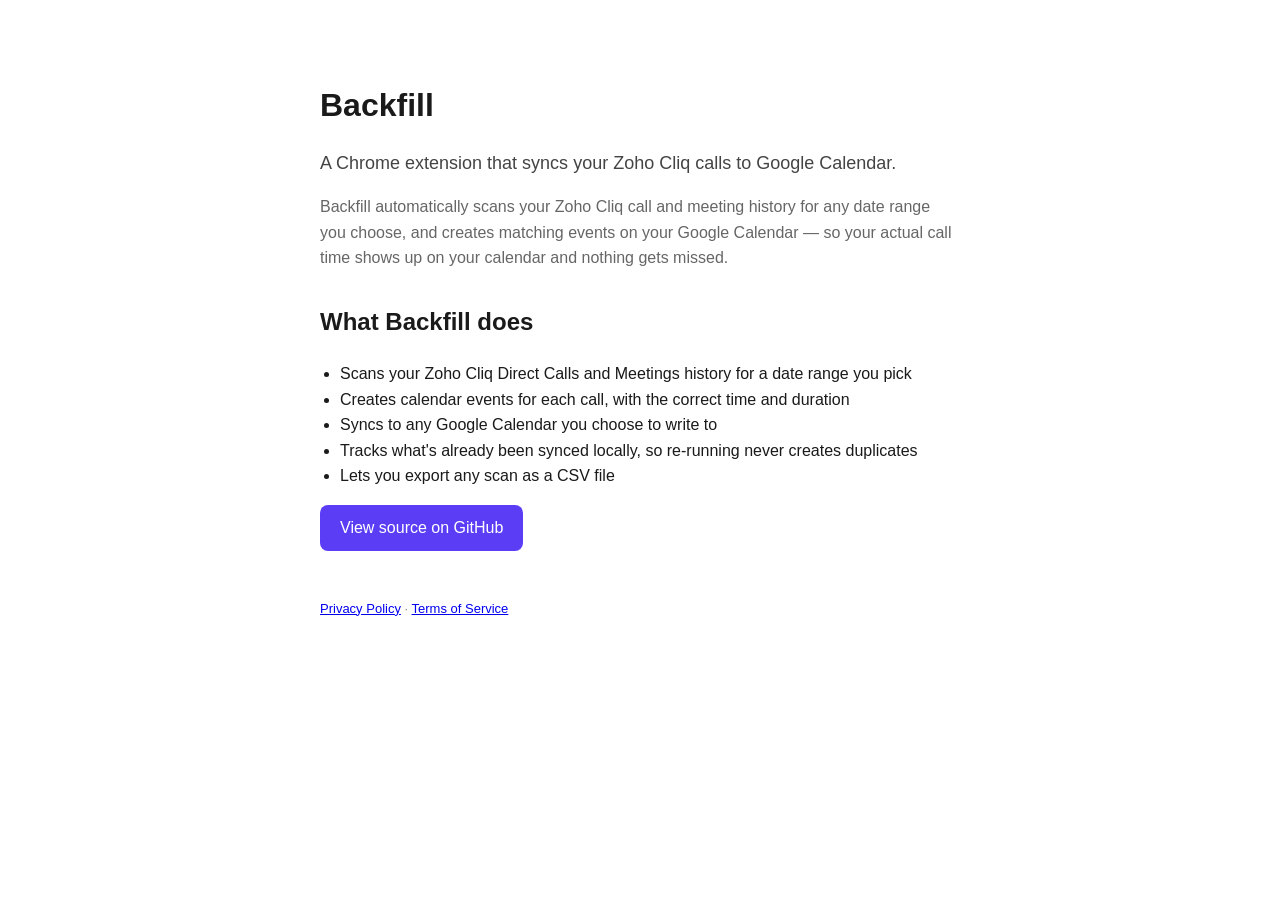
<file: index.html>
<!DOCTYPE html>
<html lang="en">
<head>
<meta charset="UTF-8">
<title>Backfill — Sync Cliq Calls to Calendar</title>
<meta name="description" content="Backfill scans your Zoho Cliq call history and syncs the time blocks to Google Calendar.">
<meta name="google-site-verification" content="4Pi8PUicAjm7F85mcN3fowB9sECdV5pmnMJtqoQJO4g" />
<style>
  body { font-family: -apple-system, BlinkMacSystemFont, "Segoe UI", sans-serif; max-width: 640px; margin: 80px auto; padding: 0 24px; color: #1a1a1a; line-height: 1.6; }
  h1 { font-size: 32px; margin-bottom: 4px; }
  .tagline { font-size: 18px; color: #444; margin-bottom: 8px; }
  .sub { color: #666; margin-bottom: 32px; }
  a.btn { display: inline-block; background: #5B3DF5; color: white; padding: 10px 20px; border-radius: 8px; text-decoration: none; margin-right: 12px; }
  ul { padding-left: 20px; }
  footer { margin-top: 48px; font-size: 13px; color: #888; }
</style>
</head>
<body>
  <h1>Backfill</h1>
  <p class="tagline">A Chrome extension that syncs your Zoho Cliq calls to Google Calendar.</p>
  <p class="sub">Backfill automatically scans your Zoho Cliq call and meeting history for any date range you choose, and creates matching events on your Google Calendar — so your actual call time shows up on your calendar and nothing gets missed.</p>

  <h2>What Backfill does</h2>
  <ul>
    <li>Scans your Zoho Cliq Direct Calls and Meetings history for a date range you pick</li>
    <li>Creates calendar events for each call, with the correct time and duration</li>
    <li>Syncs to any Google Calendar you choose to write to</li>
    <li>Tracks what's already been synced locally, so re-running never creates duplicates</li>
    <li>Lets you export any scan as a CSV file</li>
  </ul>

  <p>
    <a class="btn" href="https://github.com/m-sannan/backfill-extension">View source on GitHub</a>
  </p>

  <footer>
    <a href="./privacy.html">Privacy Policy</a> ·
    <a href="https://github.com/m-sannan/backfill-extension/blob/main/TERMS.md">Terms of Service</a>
  </footer>
</body>
</html>
</file>
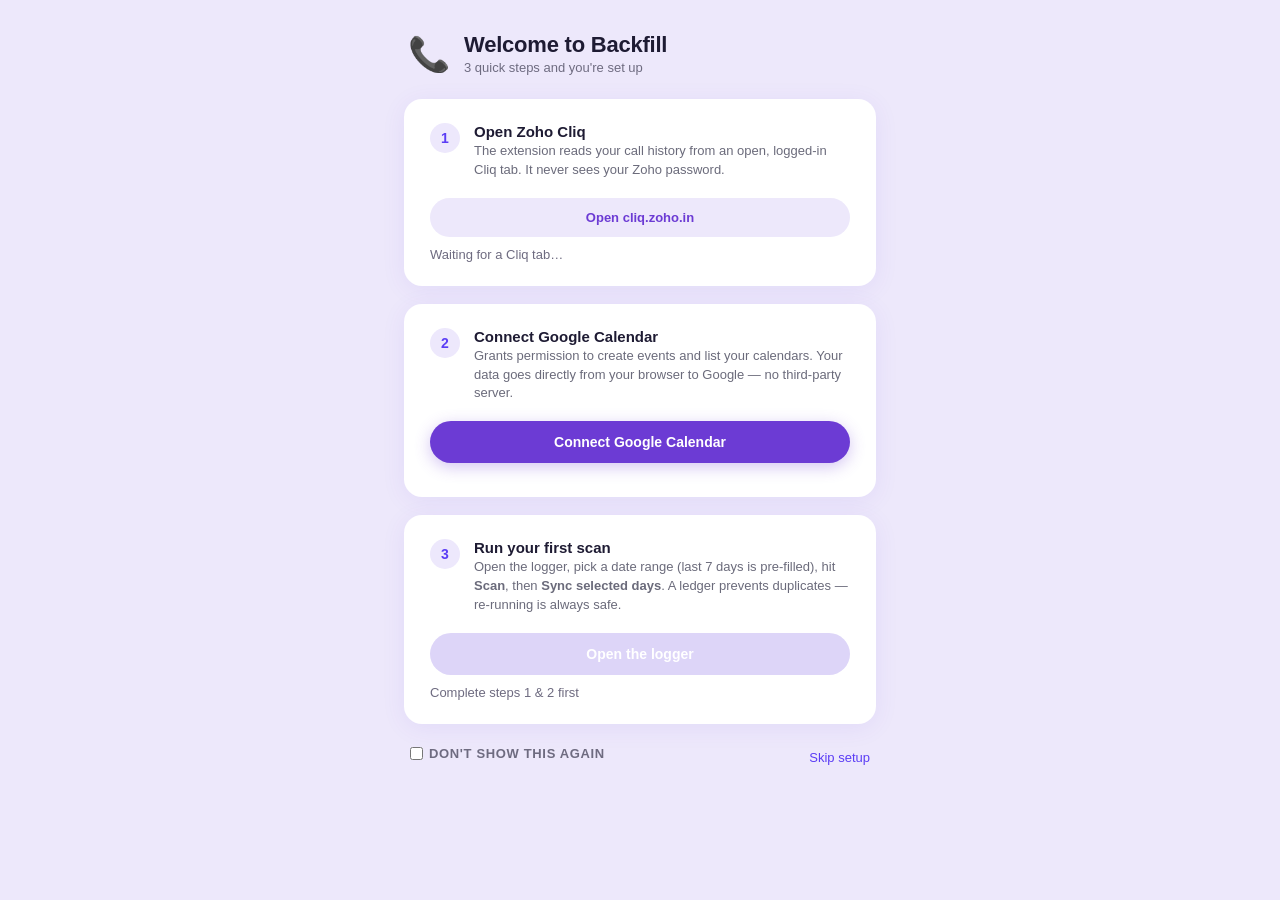
<file: onboarding.html>
<!DOCTYPE html>
<html lang="en">
<head>
<meta charset="UTF-8">
<title>Welcome — Backfill</title>
<link rel="stylesheet" href="popup.css">
<link rel="stylesheet" href="onboarding.css">
</head>
<body>
  <div class="wrap ob-wrap">
    <div class="brand">
      <div class="brand-icon">📞</div>
      <div>
        <div class="brand-name">Welcome to Backfill</div>
        <div class="brand-sub">3 quick steps and you're set up</div>
      </div>
    </div>

    <!-- Step 1: Cliq -->
    <div class="card ob-step" id="step1">
      <div class="ob-step-head">
        <div class="ob-num" id="num1">1</div>
        <div>
          <div class="ob-title">Open Zoho Cliq</div>
          <div class="ob-desc">The extension reads your call history from an open, logged-in Cliq tab. It never sees your Zoho password.</div>
        </div>
      </div>
      <button id="btnOpenCliq" class="btn-secondary full">Open cliq.zoho.in</button>
      <div id="cliqStatus" class="status">Waiting for a Cliq tab…</div>
    </div>

    <!-- Step 2: Calendar -->
    <div class="card ob-step" id="step2">
      <div class="ob-step-head">
        <div class="ob-num" id="num2">2</div>
        <div>
          <div class="ob-title">Connect Google Calendar</div>
          <div class="ob-desc">Grants permission to create events and list your calendars. Your data goes directly from your browser to Google — no third-party server.</div>
        </div>
      </div>
      <button id="btnConnect" class="btn-primary full">Connect Google Calendar</button>
      <div id="authStatus" class="status"></div>
    </div>

    <!-- Step 3: First scan -->
    <div class="card ob-step" id="step3">
      <div class="ob-step-head">
        <div class="ob-num" id="num3">3</div>
        <div>
          <div class="ob-title">Run your first scan</div>
          <div class="ob-desc">Open the logger, pick a date range (last 7 days is pre-filled), hit <b>Scan</b>, then <b>Sync selected days</b>. A ledger prevents duplicates — re-running is always safe.</div>
        </div>
      </div>
      <button id="btnOpenLogger" class="btn-primary full" disabled>Open the logger</button>
      <div class="status" id="step3Status">Complete steps 1 &amp; 2 first</div>
    </div>

    <div class="ob-footer">
      <label class="inline"><input type="checkbox" id="skipOnboarding"> Don't show this again</label>
      <a href="#" id="linkSkip">Skip setup</a>
    </div>
  </div>
  <script type="module" src="onboarding.js"></script>
</body>
</html>
</file>
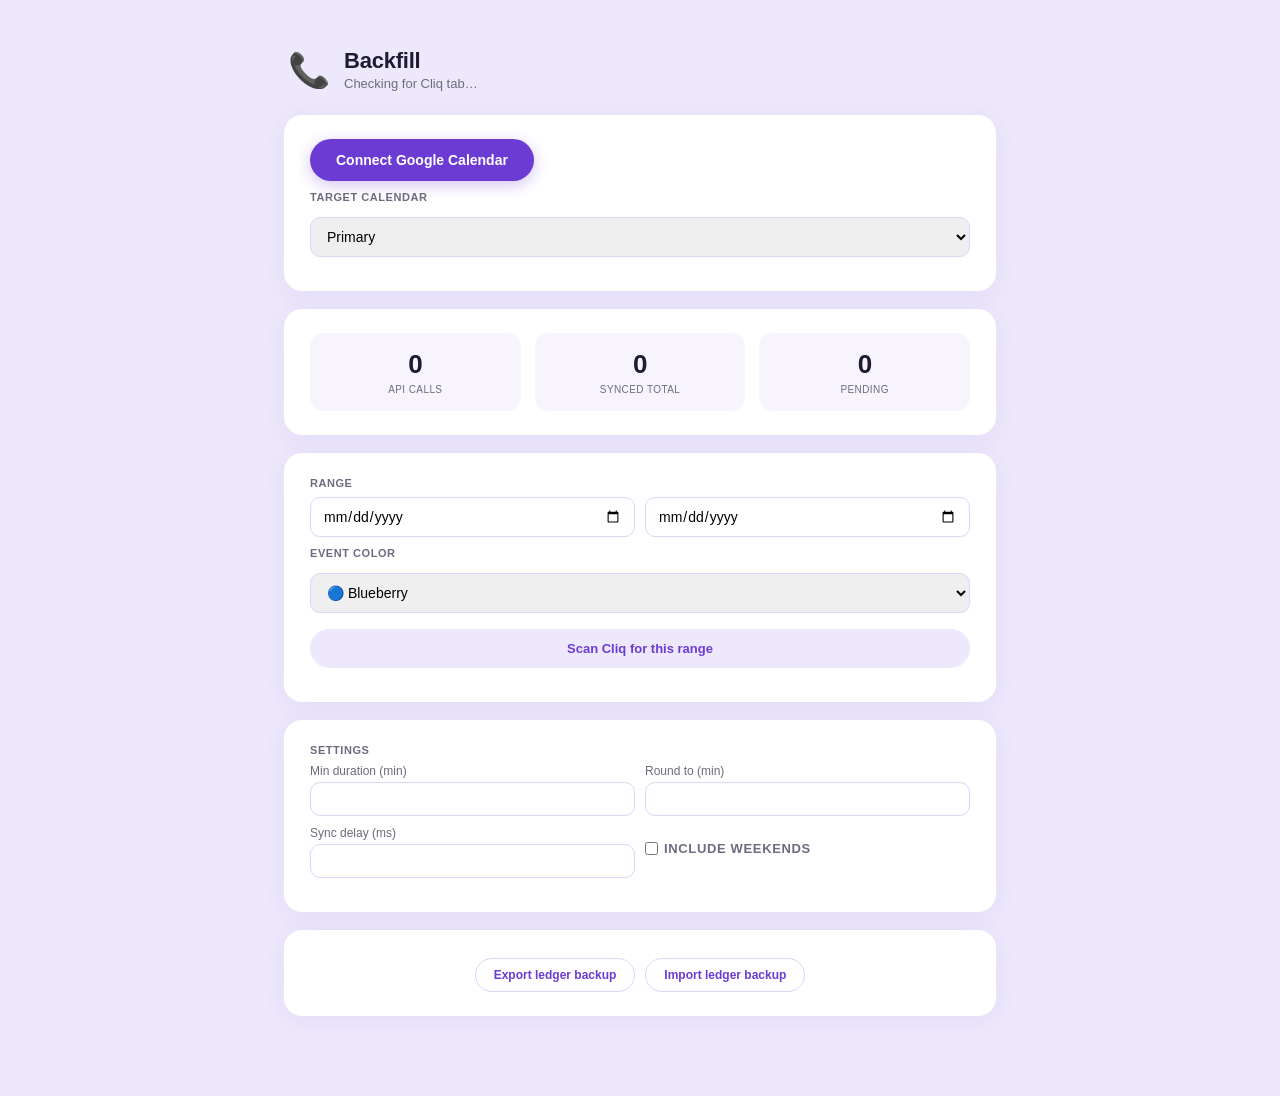
<file: popup.html>
<!DOCTYPE html>
<html lang="en">
<head>
<meta charset="UTF-8">
<title>Backfill</title>
<link rel="stylesheet" href="popup.css">
</head>
<body>
  <div class="wrap">
    <div class="brand">
      <div class="brand-icon">📞</div>
      <div>
        <div class="brand-name">Backfill</div>
        <div class="brand-sub" id="tabStatus">Checking for Cliq tab…</div>
      </div>
    </div>

    <div class="card" id="authCard">
      <button id="btnConnect" class="btn-primary">Connect Google Calendar</button>
      <div id="authStatus" class="status"></div>
      <label>Target calendar</label>
      <select id="calendarPicker" class="full select">
        <option value="primary">Primary</option>
      </select>
    </div>

    <div class="card">
      <div class="stat-row">
        <div class="stat"><div class="n" id="statCalls">0</div><div class="l">API calls</div></div>
        <div class="stat"><div class="n" id="statLedger">0</div><div class="l">synced total</div></div>
        <div class="stat"><div class="n" id="statPending">0</div><div class="l">pending</div></div>
      </div>
    </div>

    <div class="card">
      <label>Range</label>
      <div class="row">
        <input type="date" id="startDate">
        <input type="date" id="endDate">
      </div>
      <label>Event color</label>
      <select id="colorPicker" class="full select">
        <option value="9">🔵 Blueberry</option>
        <option value="3">🟣 Grape</option>
        <option value="7">🟦 Peacock</option>
        <option value="11">🔴 Tomato</option>
        <option value="6">🟠 Tangerine</option>
        <option value="10">🟢 Basil</option>
        <option value="5">🟡 Banana</option>
        <option value="1">🪻 Lavender</option>
        <option value="2">🟩 Sage</option>
        <option value="4">🩷 Flamingo</option>
        <option value="8">⚫ Graphite</option>
        <option value="">Default (no color)</option>
      </select>
      <button id="btnScrape" class="btn-secondary full">Scan Cliq for this range</button>
      <div id="scrapeStatus" class="status"></div>
    </div>

    <div class="card" id="weekGrid" style="display:none;">
      <div class="day-grid" id="dayGrid"></div>
      <button id="btnSync" class="btn-primary full">Sync selected days</button>
      <button id="btnExportCsv" class="btn-ghost full">Export scan as CSV</button>
    </div>

    <div class="card" id="progressCard" style="display:none;">
      <div class="progress-track"><div class="progress-fill" id="progressFill"></div></div>
      <div id="syncStatus" class="status"></div>
      <div class="row">
        <button id="btnPause" class="btn-tiny">Pause</button>
        <button id="btnResume" class="btn-tiny" disabled>Resume</button>
        <button id="btnStop" class="btn-tiny danger">Stop</button>
      </div>
      <div id="log" class="log"></div>
    </div>

    <div class="card">
      <label>Settings</label>
      <div class="row">
        <div class="field">
          <span class="field-label">Min duration (min)</span>
          <input type="number" id="setMinDuration" min="0" max="60">
        </div>
        <div class="field">
          <span class="field-label">Round to (min)</span>
          <input type="number" id="setRoundTo" min="1" max="30">
        </div>
      </div>
      <div class="row">
        <div class="field">
          <span class="field-label">Sync delay (ms)</span>
          <input type="number" id="setDelayMs" min="300" max="10000" step="100">
        </div>
        <div class="field checkbox-field">
          <label class="inline"><input type="checkbox" id="setWeekends"> Include weekends</label>
        </div>
      </div>
      <div id="settingsStatus" class="status"></div>
    </div>

    <div class="card">
      <div class="footer-actions">
        <button id="btnExport" class="btn-ghost">Export ledger backup</button>
        <button id="btnImport" class="btn-ghost">Import ledger backup</button>
      </div>
      <input type="file" id="fileImport" accept="application/json" style="display:none;">
    </div>
  </div>
  <script type="module" src="popup.js"></script>
</body>
</html>
</file>
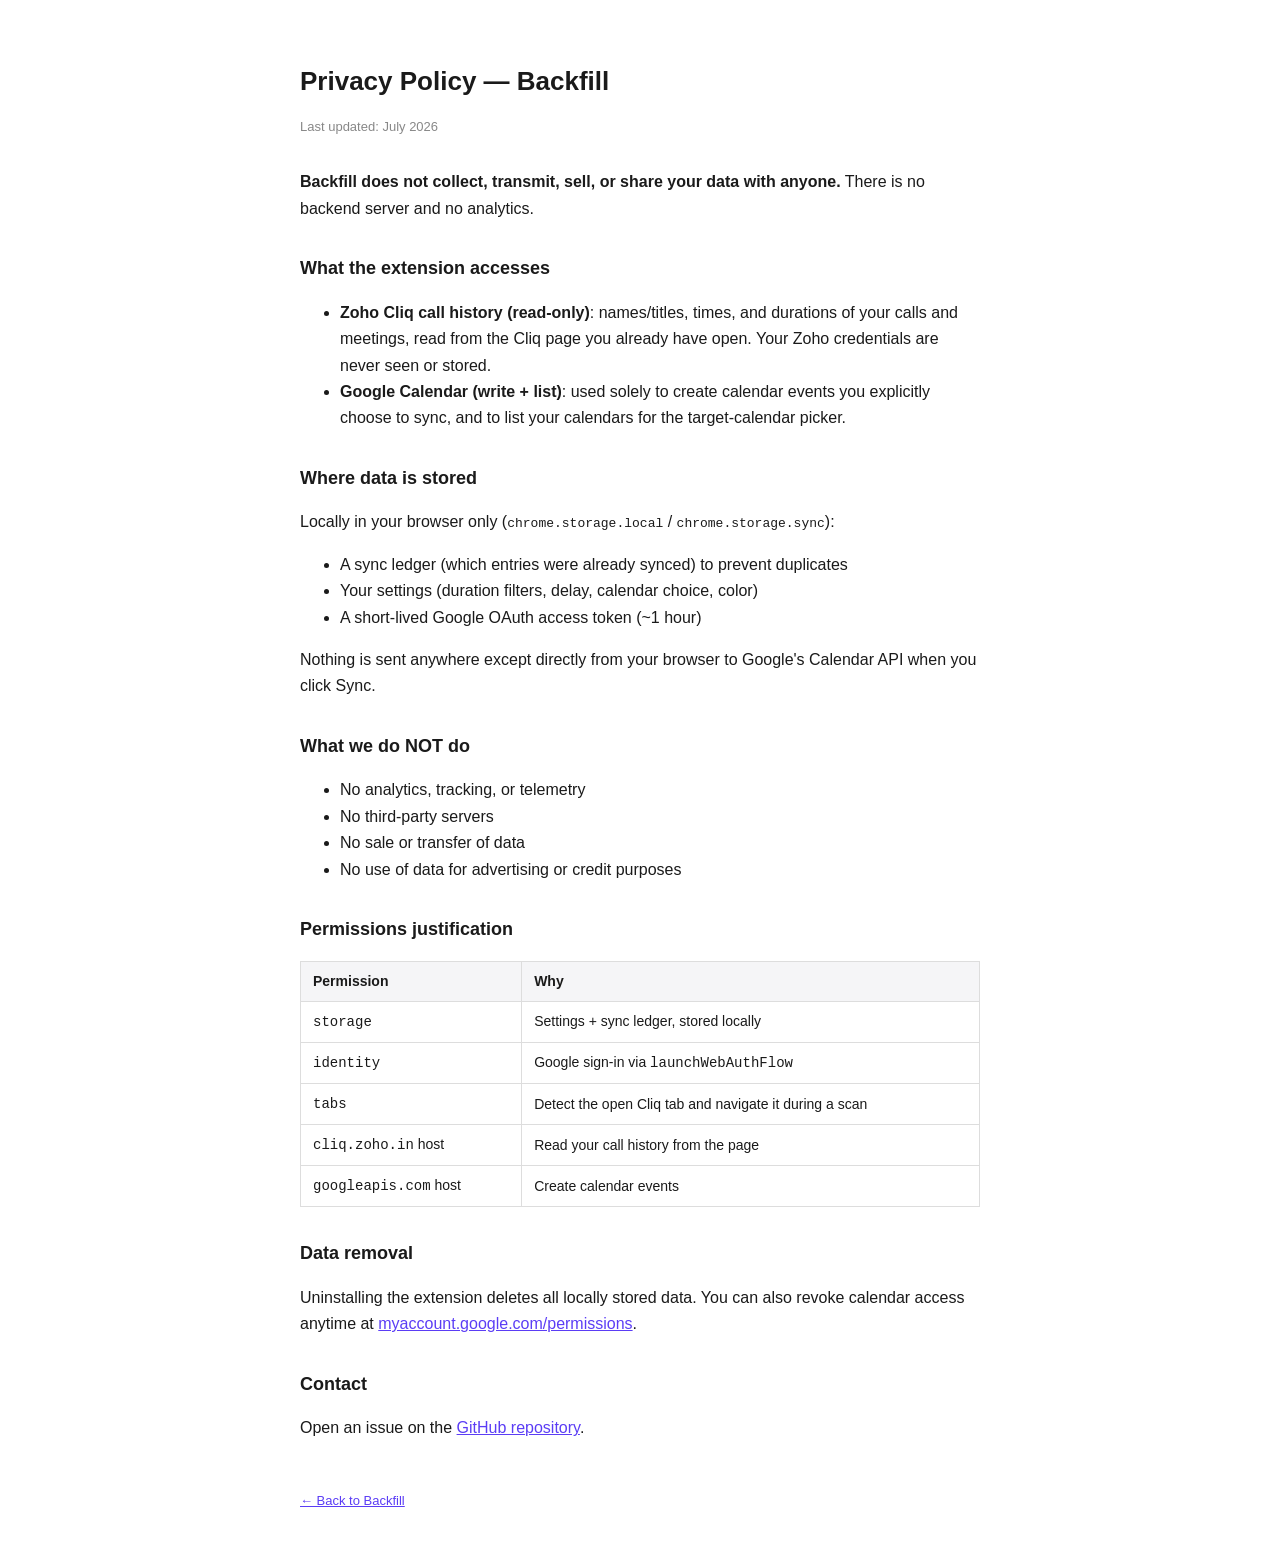
<file: privacy.html>
<!DOCTYPE html>
<html lang="en">
<head>
<meta charset="UTF-8">
<title>Privacy Policy — Backfill</title>
<style>
  body { font-family: -apple-system, BlinkMacSystemFont, "Segoe UI", sans-serif; max-width: 680px; margin: 60px auto; padding: 0 24px; color: #1a1a1a; line-height: 1.65; }
  h1 { font-size: 26px; margin-bottom: 4px; }
  .updated { color: #888; font-size: 13px; margin-bottom: 32px; }
  h2 { font-size: 18px; margin-top: 32px; }
  table { border-collapse: collapse; width: 100%; margin: 16px 0; }
  th, td { border: 1px solid #ddd; padding: 8px 12px; text-align: left; font-size: 14px; }
  th { background: #f5f5f7; }
  a { color: #5B3DF5; }
  footer { margin-top: 48px; font-size: 13px; color: #888; }
</style>
</head>
<body>
  <h1>Privacy Policy — Backfill</h1>
  <p class="updated">Last updated: July 2026</p>

  <p><strong>Backfill does not collect, transmit, sell, or share your data with anyone.</strong> There is no backend server and no analytics.</p>

  <h2>What the extension accesses</h2>
  <ul>
    <li><strong>Zoho Cliq call history (read-only)</strong>: names/titles, times, and durations of your calls and meetings, read from the Cliq page you already have open. Your Zoho credentials are never seen or stored.</li>
    <li><strong>Google Calendar (write + list)</strong>: used solely to create calendar events you explicitly choose to sync, and to list your calendars for the target-calendar picker.</li>
  </ul>

  <h2>Where data is stored</h2>
  <p>Locally in your browser only (<code>chrome.storage.local</code> / <code>chrome.storage.sync</code>):</p>
  <ul>
    <li>A sync ledger (which entries were already synced) to prevent duplicates</li>
    <li>Your settings (duration filters, delay, calendar choice, color)</li>
    <li>A short-lived Google OAuth access token (~1 hour)</li>
  </ul>
  <p>Nothing is sent anywhere except directly from your browser to Google's Calendar API when you click Sync.</p>

  <h2>What we do NOT do</h2>
  <ul>
    <li>No analytics, tracking, or telemetry</li>
    <li>No third-party servers</li>
    <li>No sale or transfer of data</li>
    <li>No use of data for advertising or credit purposes</li>
  </ul>

  <h2>Permissions justification</h2>
  <table>
    <tr><th>Permission</th><th>Why</th></tr>
    <tr><td><code>storage</code></td><td>Settings + sync ledger, stored locally</td></tr>
    <tr><td><code>identity</code></td><td>Google sign-in via <code>launchWebAuthFlow</code></td></tr>
    <tr><td><code>tabs</code></td><td>Detect the open Cliq tab and navigate it during a scan</td></tr>
    <tr><td><code>cliq.zoho.in</code> host</td><td>Read your call history from the page</td></tr>
    <tr><td><code>googleapis.com</code> host</td><td>Create calendar events</td></tr>
  </table>

  <h2>Data removal</h2>
  <p>Uninstalling the extension deletes all locally stored data. You can also revoke calendar access anytime at <a href="https://myaccount.google.com/permissions">myaccount.google.com/permissions</a>.</p>

  <h2>Contact</h2>
  <p>Open an issue on the <a href="https://github.com/m-sannan/backfill-extension">GitHub repository</a>.</p>

  <footer><a href="./">← Back to Backfill</a></footer>
</body>
</html>
</file>
<file: popup.css>
* { box-sizing: border-box; margin: 0; padding: 0; }
html, body { min-height: 100vh; background: #EDE8FB; font-family: -apple-system, BlinkMacSystemFont, 'Segoe UI', sans-serif; color: #1E1B33; font-size: 14px; }

.wrap { max-width: 760px; margin: 0 auto; padding: 40px 24px 80px; display: flex; flex-direction: column; gap: 18px; }

.brand { display: flex; align-items: center; gap: 14px; padding: 8px 4px 6px; }
.brand-icon { font-size: 34px; }
.brand-name { font-weight: 800; font-size: 22px; letter-spacing: -0.01em; }
.brand-sub { font-size: 13px; color: #6E6B80; margin-top: 2px; }

.card { background: #fff; border-radius: 18px; padding: 24px 26px; box-shadow: 0 4px 24px rgba(108,59,212,0.08); }

label { font-size: 11px; font-weight: 700; color: #6E6B80; text-transform: uppercase; letter-spacing: .05em; display: block; margin-bottom: 8px; }
input[type="date"] { flex: 1; padding: 10px 12px; border: 1.5px solid #DDD5F8; border-radius: 10px; font-size: 14px; font-family: inherit; }
.row { display: flex; gap: 10px; margin-bottom: 10px; align-items: center; }

button { font-family: inherit; cursor: pointer; border: none; border-radius: 999px; font-weight: 700; transition: opacity .15s, transform .1s; }
button:active { transform: scale(.98); }
.btn-primary { background: #6C3BD4; color: #fff; padding: 13px 26px; font-size: 14px; box-shadow: 0 4px 16px rgba(108,59,212,0.3); }
.btn-primary:disabled { background: #DDD5F8; cursor: not-allowed; box-shadow: none; }
.btn-secondary { background: #EDE8FB; color: #6C3BD4; padding: 12px 22px; font-size: 13px; }
.btn-ghost { background: none; color: #6C3BD4; border: 1.5px solid #DDD5F8; padding: 9px 18px; font-size: 12px; }
.btn-tiny { background: #EDE8FB; color: #6C3BD4; padding: 7px 16px; font-size: 12px; }
.btn-tiny.danger { background: #FCE8F2; color: #E5006D; }
.full { width: 100%; margin-top: 6px; }

.stat-row { display: flex; gap: 14px; }
.stat { flex: 1; text-align: center; background: #F7F4FE; border-radius: 14px; padding: 16px 8px; }
.stat .n { font-size: 26px; font-weight: 800; letter-spacing: -0.02em; }
.stat .l { font-size: 10px; color: #6E6B80; text-transform: uppercase; letter-spacing: .04em; margin-top: 4px; }

.status { font-size: 13px; margin-top: 10px; color: #6E6B80; }
.status.ok { color: #1D9E75; font-weight: 600; }
.status.err { color: #E5006D; font-weight: 600; }
.status.warn { color: #B45309; font-weight: 600; }

.day-grid { display: grid; grid-template-columns: repeat(auto-fit, minmax(80px, 1fr)); gap: 10px; margin-bottom: 16px; }
.day-box { border: 1.5px solid #DDD5F8; border-radius: 14px; padding: 14px 6px; text-align: center; cursor: pointer; font-size: 12px; background: #fff; transition: background .15s, border-color .15s; }
.day-box:hover { background: #FAF8FF; }
.day-box.selected { background: #F2ECFD; border-color: #6C3BD4; }
.day-box .dd { font-size: 20px; font-weight: 800; margin: 4px 0; }
.day-box .cnt { font-size: 11px; color: #6E6B80; }

.progress-track { height: 8px; background: #EDE8FB; border-radius: 999px; overflow: hidden; margin-bottom: 12px; }
.progress-fill { height: 100%; background: linear-gradient(90deg, #6C3BD4, #9B6EF0); width: 0%; transition: width .2s; }

.log { max-height: 340px; overflow-y: auto; font-size: 12px; margin-top: 12px; border-top: 1px solid #F0ECFC; }
.log-row { display: flex; gap: 10px; padding: 8px 4px; border-bottom: 1px solid #F7F4FE; align-items: center; }
.log-row .badge { font-weight: 700; width: 42px; flex-shrink: 0; font-size: 11px; border-radius: 999px; padding: 2px 0; text-align: center; }
.log-row .badge.ok { color: #1D9E75; background: #E2F4EC; }
.log-row .badge.skip { color: #6E6B80; background: #F0EEF5; }
.log-row .badge.fail { color: #E5006D; background: #FCE8F2; }

.footer-actions { display: flex; gap: 10px; justify-content: center; padding-top: 4px; }

::-webkit-scrollbar { width: 6px; }
::-webkit-scrollbar-thumb { background: #DDD5F8; border-radius: 99px; }

/* v2 additions: settings fields + selects */
.select { padding: 10px 12px; border: 1.5px solid #DDD5F8; border-radius: 10px; font-family: inherit; font-size: 14px; margin-bottom: 10px; }
.field { flex: 1; display: flex; flex-direction: column; gap: 4px; }
.field-label { font-size: 12px; color: #6B6B7B; }
.field input[type="number"] { padding: 8px 10px; border: 1.5px solid #DDD5F8; border-radius: 10px; font-family: inherit; font-size: 14px; width: 100%; box-sizing: border-box; }
.checkbox-field { justify-content: flex-end; }
.inline { display: flex; align-items: center; gap: 6px; font-size: 13px; }
</file>
<file: onboarding.css>
/* onboarding.css — layered on top of popup.css */
.ob-wrap { max-width: 520px; margin: 0 auto; padding-top: 24px; }
.ob-step-head { display: flex; gap: 14px; align-items: flex-start; margin-bottom: 12px; }
.ob-num {
  width: 30px; height: 30px; flex: 0 0 30px;
  border-radius: 50%;
  background: #EDE8FC; color: #5B3DF5;
  display: flex; align-items: center; justify-content: center;
  font-weight: 700; font-size: 14px;
}
.ob-num.done { background: #DCF5E7; color: #14804A; }
.ob-title { font-weight: 700; font-size: 15px; margin-bottom: 2px; }
.ob-desc { font-size: 13px; color: #6B6B7B; line-height: 1.45; }
.ob-footer {
  display: flex; justify-content: space-between; align-items: center;
  padding: 4px 6px 24px; font-size: 13px; color: #6B6B7B;
}
.ob-footer a { color: #5B3DF5; text-decoration: none; }
</file>
